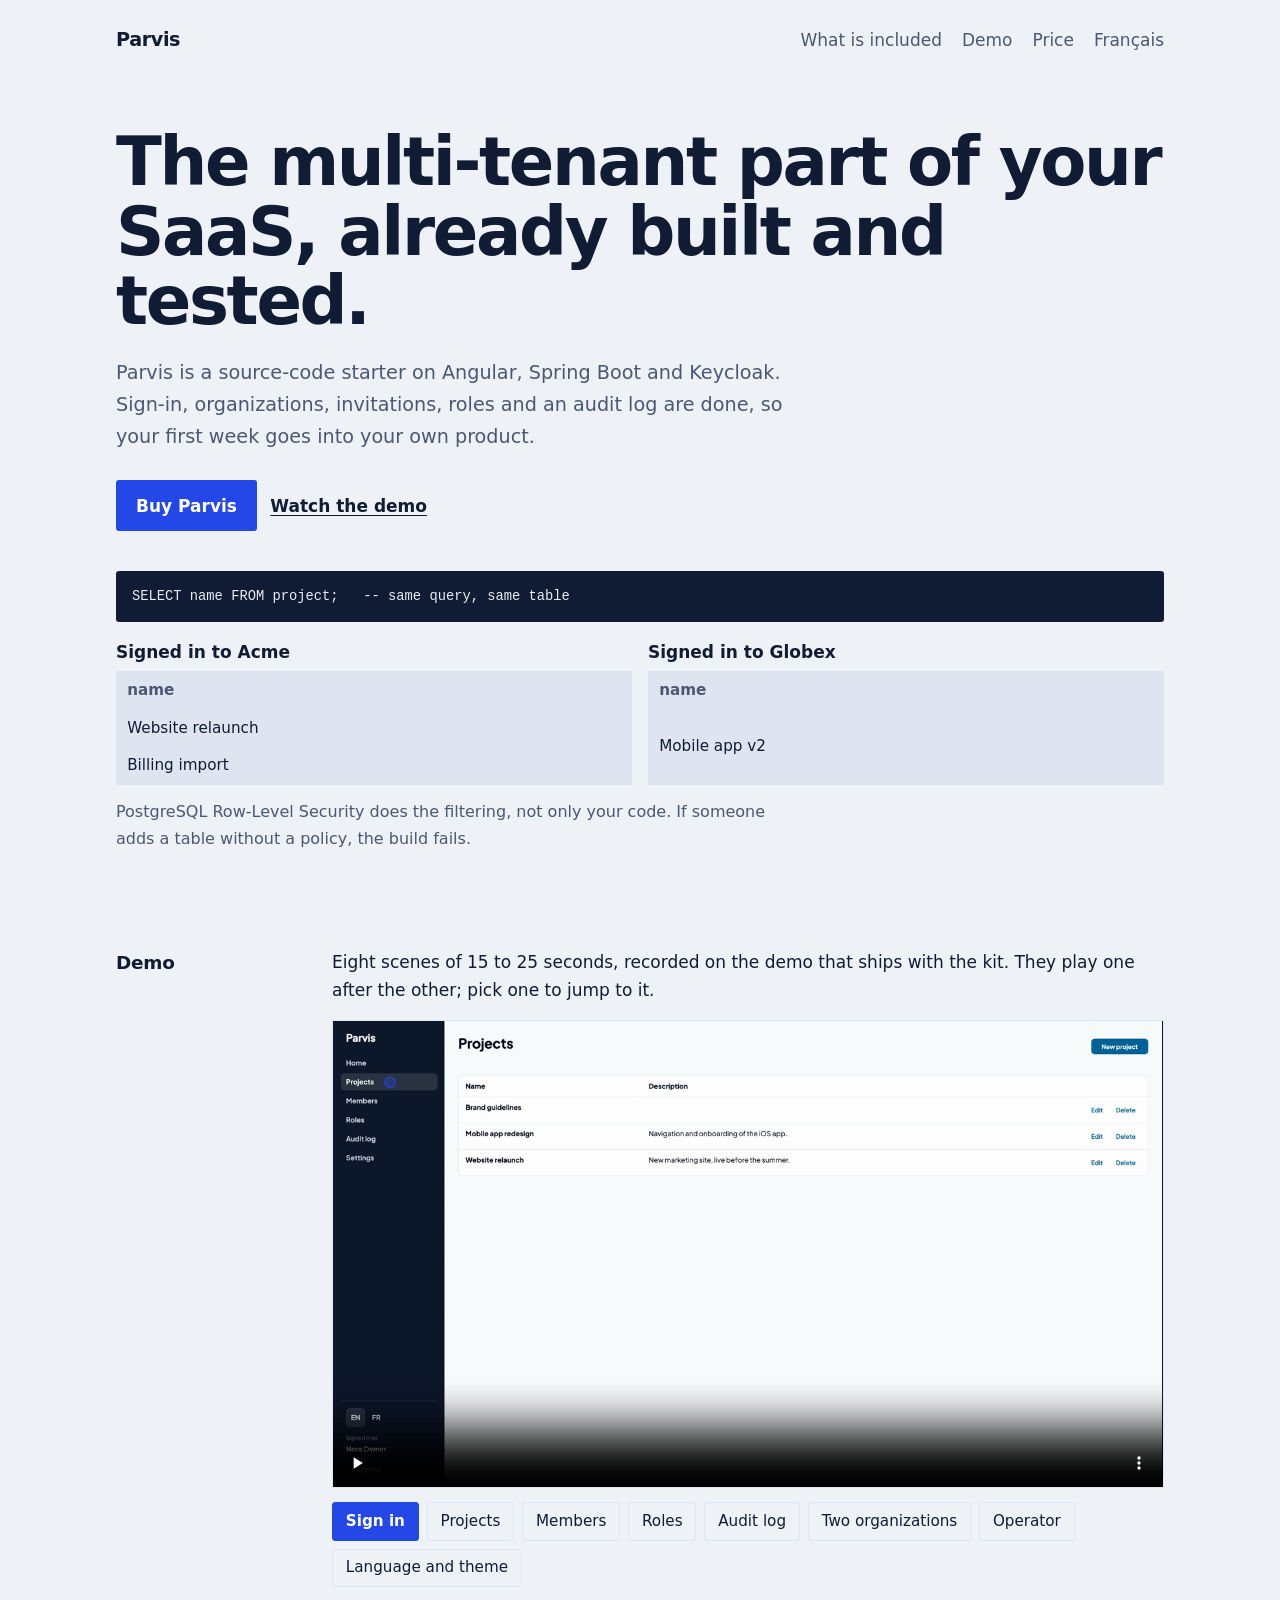
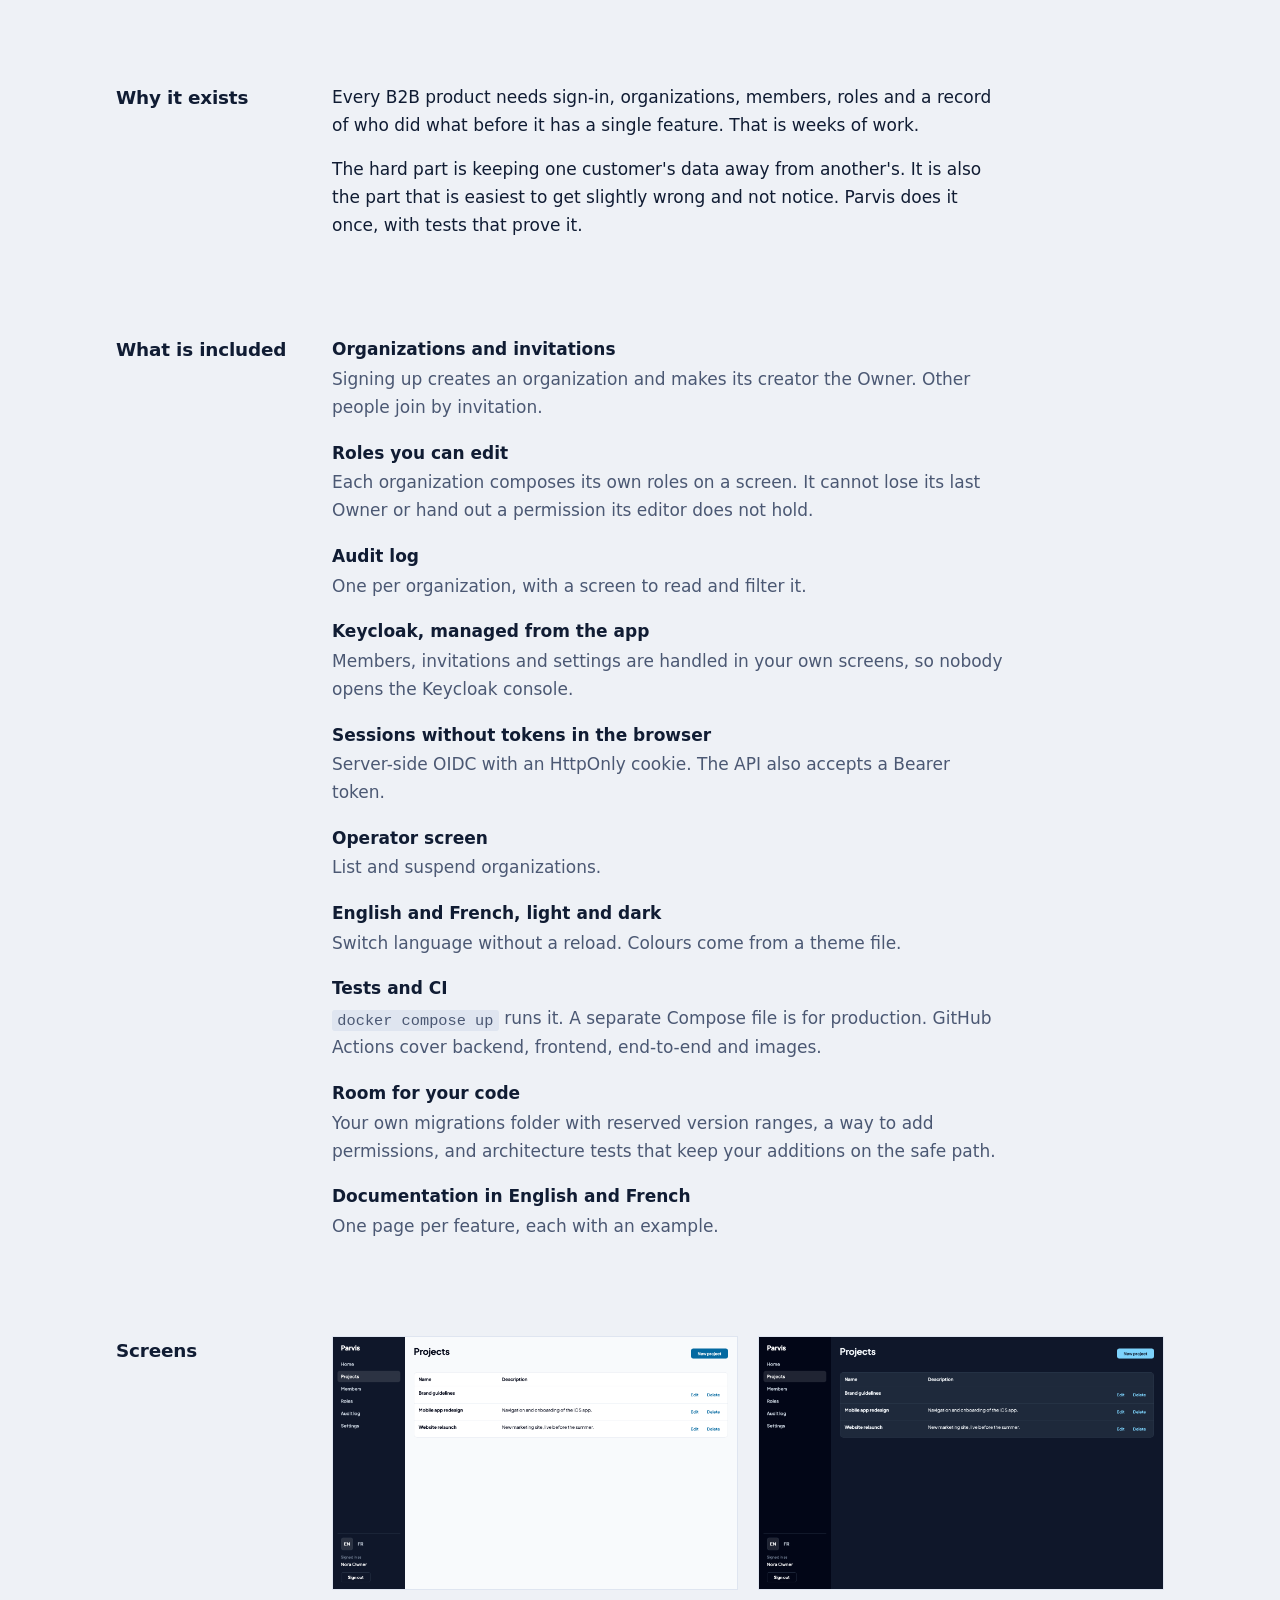
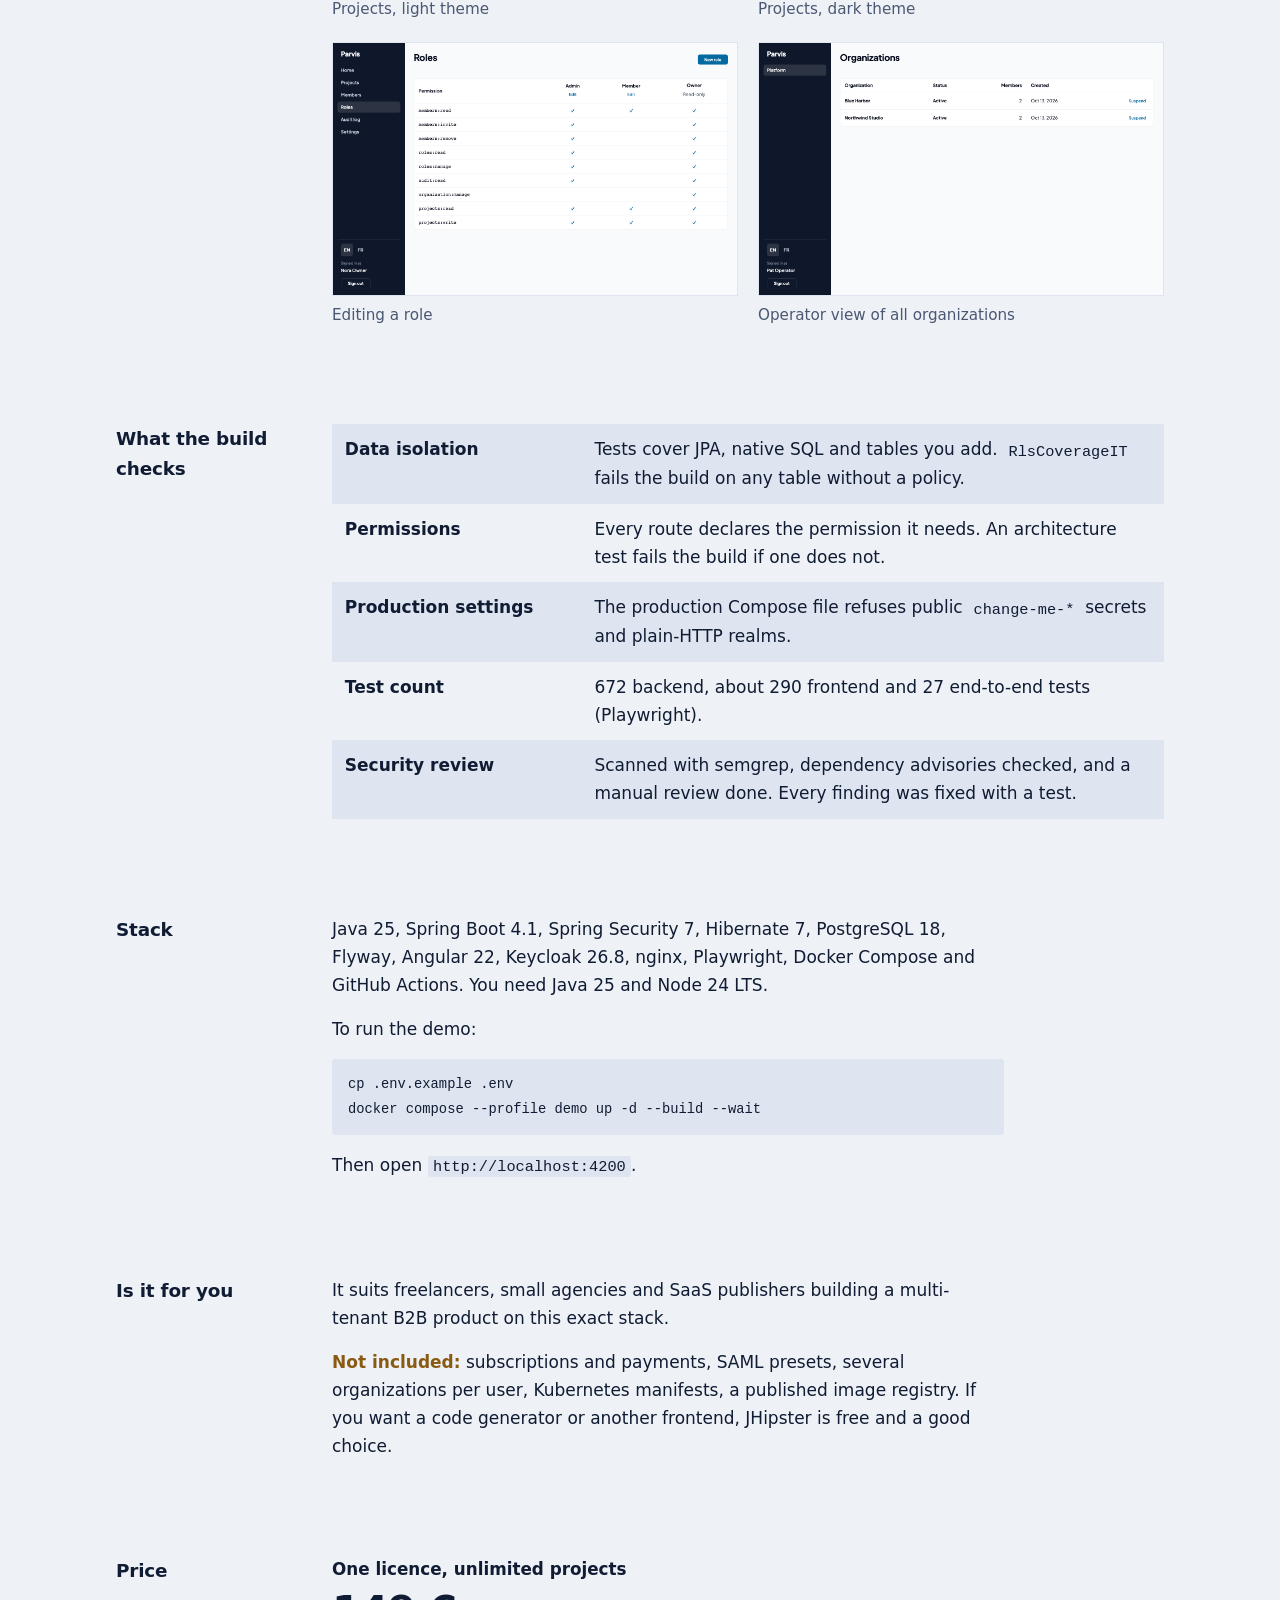
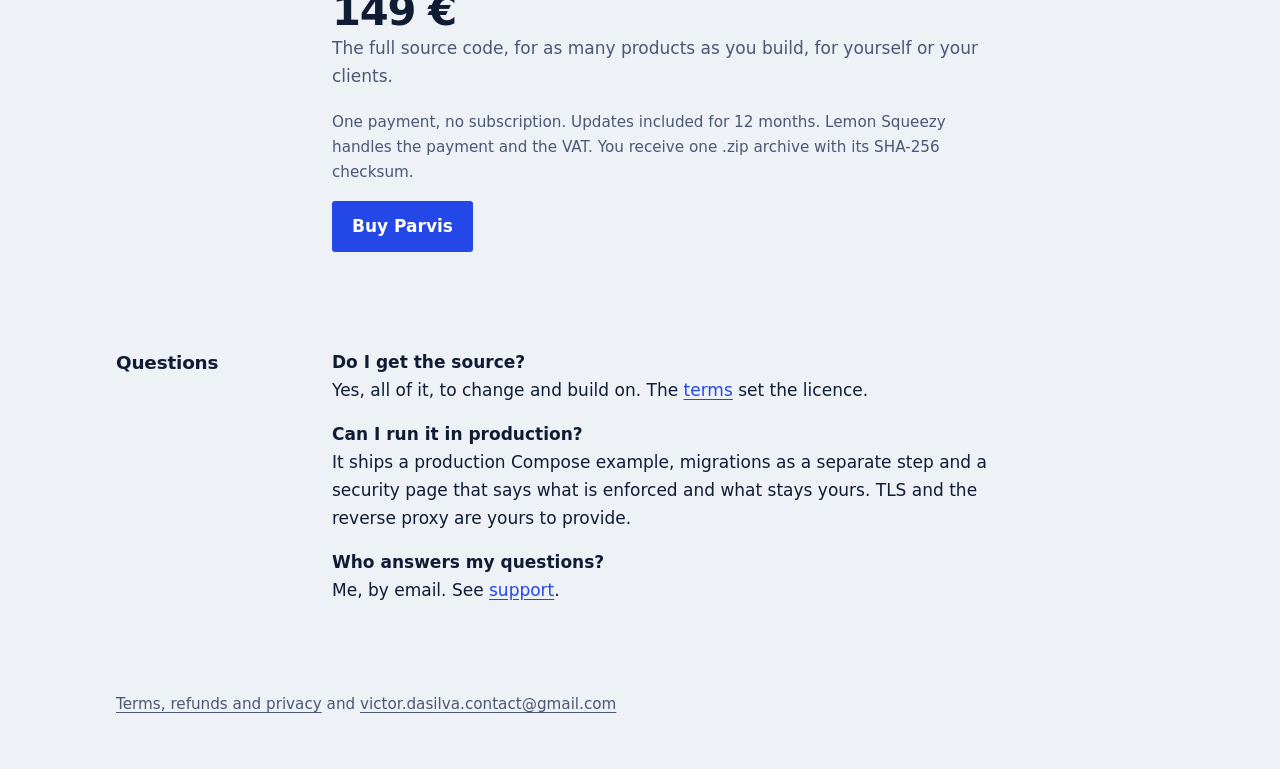
<file: index.html>
<!doctype html>
<html lang="en">
<head>
<meta charset="utf-8">
<meta name="viewport" content="width=device-width, initial-scale=1">
<title>Parvis, a multi-tenant SaaS starter</title>
<meta name="description" content="Angular, Spring Boot and Keycloak starter with organizations, editable roles and an audit log, already wired and tested.">
<link rel="icon" href="favicon.svg" type="image/svg+xml">
<link rel="stylesheet" href="style.css">
</head>
<body>
<div class="page">
  <header class="top">
    <a class="brand" href="index.html">Parvis</a>
    <nav><a href="#included">What is included</a><a href="#demo">Demo</a><a href="#price">Price</a><a href="fr.html" hreflang="fr" lang="fr">Français</a></nav>
  </header>

  <main>
    <div class="hero">
      <h1>The multi-tenant part of your SaaS, already built and tested.</h1>
      <p>Parvis is a source-code starter on Angular, Spring Boot and Keycloak. Sign-in, organizations, invitations, roles and an audit log are done, so your first week goes into your own product.</p>
      <a class="btn" href="https://victor-store.lemonsqueezy.com/checkout/buy/6293aa83-1ba6-4c6f-8490-43995350f94e">Buy Parvis</a>
      <a class="btn plain" href="#demo">Watch the demo</a>

      <div class="demo">
        <pre><code>SELECT name FROM project;   -- same query, same table</code></pre>
        <div class="pair">
          <table>
            <caption>Signed in to Acme</caption>
            <thead><tr><th>name</th></tr></thead>
            <tbody><tr><td>Website relaunch</td></tr><tr><td>Billing import</td></tr></tbody>
          </table>
          <table>
            <caption>Signed in to Globex</caption>
            <thead><tr><th>name</th></tr></thead>
            <tbody><tr><td>Mobile app v2</td></tr></tbody>
          </table>
        </div>
        <p class="cap">PostgreSQL Row-Level Security does the filtering, not only your code. If someone adds a table without a policy, the build fails.</p>
      </div>
    </div>

    <section class="row" id="demo">
      <h2>Demo</h2>
      <div class="body wide player">
        <p>Eight scenes of 15 to 25 seconds, recorded on the demo that ships with the kit. They play one after the other; pick one to jump to it.</p>
        <video id="demo-video" controls muted playsinline preload="metadata" poster="assets/demo-poster.png" src="videos/01-sign-in.webm">Your browser cannot play the video: open a scene from the list below.</video>
        <ol class="chapters" aria-label="Demo scenes"><li><a href="videos/01-sign-in.webm" data-src="videos/01-sign-in.webm" aria-current="true">Sign in</a></li><li><a href="videos/02-projects.webm" data-src="videos/02-projects.webm">Projects</a></li><li><a href="videos/03-members.webm" data-src="videos/03-members.webm">Members</a></li><li><a href="videos/04-roles.webm" data-src="videos/04-roles.webm">Roles</a></li><li><a href="videos/05-audit-log.webm" data-src="videos/05-audit-log.webm">Audit log</a></li><li><a href="videos/06-isolation.webm" data-src="videos/06-isolation.webm">Two organizations</a></li><li><a href="videos/07-operator.webm" data-src="videos/07-operator.webm">Operator</a></li><li><a href="videos/08-language-and-theme.webm" data-src="videos/08-language-and-theme.webm">Language and theme</a></li></ol>
      </div>
    </section>
    <script>
      (function () {
        var video = document.getElementById('demo-video');
        var links = Array.prototype.slice.call(document.querySelectorAll('.chapters a'));
        function play(i, autoplay) {
          links.forEach(function (a, j) { if (j === i) a.setAttribute('aria-current', 'true'); else a.removeAttribute('aria-current'); });
          video.src = links[i].getAttribute('data-src');
          if (autoplay) video.play();
        }
        links.forEach(function (a, i) { a.addEventListener('click', function (e) { e.preventDefault(); play(i, true); }); });
        video.addEventListener('ended', function () {
          var i = links.findIndex(function (a) { return a.getAttribute('aria-current') === 'true'; });
          if (i < links.length - 1) play(i + 1, true);
        });
      })();
    </script>

    <section class="row" id="why">
      <h2>Why it exists</h2>
      <div class="body">
        <p>Every B2B product needs sign-in, organizations, members, roles and a record of who did what before it has a single feature. That is weeks of work.</p>
        <p>The hard part is keeping one customer's data away from another's. It is also the part that is easiest to get slightly wrong and not notice. Parvis does it once, with tests that prove it.</p>
      </div>
    </section>

    <section class="row" id="included">
      <h2>What is included</h2>
      <div class="body">
        <dl class="features">
          <div><dt>Organizations and invitations</dt><dd>Signing up creates an organization and makes its creator the Owner. Other people join by invitation.</dd></div>
          <div><dt>Roles you can edit</dt><dd>Each organization composes its own roles on a screen. It cannot lose its last Owner or hand out a permission its editor does not hold.</dd></div>
          <div><dt>Audit log</dt><dd>One per organization, with a screen to read and filter it.</dd></div>
          <div><dt>Keycloak, managed from the app</dt><dd>Members, invitations and settings are handled in your own screens, so nobody opens the Keycloak console.</dd></div>
          <div><dt>Sessions without tokens in the browser</dt><dd>Server-side OIDC with an HttpOnly cookie. The API also accepts a Bearer token.</dd></div>
          <div><dt>Operator screen</dt><dd>List and suspend organizations.</dd></div>
          <div><dt>English and French, light and dark</dt><dd>Switch language without a reload. Colours come from a theme file.</dd></div>
          <div><dt>Tests and CI</dt><dd><code>docker compose up</code> runs it. A separate Compose file is for production. GitHub Actions cover backend, frontend, end-to-end and images.</dd></div>
          <div><dt>Room for your code</dt><dd>Your own migrations folder with reserved version ranges, a way to add permissions, and architecture tests that keep your additions on the safe path.</dd></div>
          <div><dt>Documentation in English and French</dt><dd>One page per feature, each with an example.</dd></div>
        </dl>
      </div>
    </section>

    <section class="row" id="screens">
      <h2>Screens</h2>
      <div class="body wide">
        <div class="shots">
          <figure><img src="assets/projects.png" alt="Projects list, light theme" loading="lazy" width="1440" height="900"><figcaption>Projects, light theme</figcaption></figure>
          <figure><img src="assets/projects-dark.png" alt="Projects list, dark theme" loading="lazy" width="1440" height="900"><figcaption>Projects, dark theme</figcaption></figure>
          <figure><img src="assets/roles.png" alt="Role editing screen" loading="lazy" width="1440" height="900"><figcaption>Editing a role</figcaption></figure>
          <figure><img src="assets/operator.png" alt="Operator screen listing organizations" loading="lazy" width="1440" height="900"><figcaption>Operator view of all organizations</figcaption></figure>
        </div>
      </div>
    </section>

    <section class="row" id="checked">
      <h2>What the build checks</h2>
      <div class="body wide">
        <table class="facts">
          <tbody>
            <tr><th scope="row">Data isolation</th><td>Tests cover JPA, native SQL and tables you add. <code>RlsCoverageIT</code> fails the build on any table without a policy.</td></tr>
            <tr><th scope="row">Permissions</th><td>Every route declares the permission it needs. An architecture test fails the build if one does not.</td></tr>
            <tr><th scope="row">Production settings</th><td>The production Compose file refuses public <code>change-me-*</code> secrets and plain-HTTP realms.</td></tr>
            <tr><th scope="row">Test count</th><td>672 backend, about 290 frontend and 27 end-to-end tests (Playwright).</td></tr>
            <tr><th scope="row">Security review</th><td>Scanned with semgrep, dependency advisories checked, and a manual review done. Every finding was fixed with a test.</td></tr>
          </tbody>
        </table>
      </div>
    </section>

    <section class="row" id="stack">
      <h2>Stack</h2>
      <div class="body">
        <p>Java 25, Spring Boot 4.1, Spring Security 7, Hibernate 7, PostgreSQL 18, Flyway, Angular 22, Keycloak 26.8, nginx, Playwright, Docker Compose and GitHub Actions. You need Java 25 and Node 24 LTS.</p>
        <p>To run the demo:</p>
        <pre><code>cp .env.example .env
docker compose --profile demo up -d --build --wait</code></pre>
        <p>Then open <code>http://localhost:4200</code>.</p>
      </div>
    </section>

    <section class="row" id="fit">
      <h2>Is it for you</h2>
      <div class="body">
        <p>It suits freelancers, small agencies and SaaS publishers building a multi-tenant B2B product on this exact stack.</p>
        <p><span class="not">Not included:</span> subscriptions and payments, SAML presets, several organizations per user, Kubernetes manifests, a published image registry. If you want a code generator or another frontend, JHipster is free and a good choice.</p>
      </div>
    </section>

    <section class="row" id="price">
      <h2>Price</h2>
      <div class="body">
        <div class="plans" style="grid-template-columns:1fr">
          <div><h3>One licence, unlimited projects</h3><div class="price">149 €</div><p>The full source code, for as many products as you build, for yourself or your clients.</p></div>
        </div>
        <p class="small">One payment, no subscription. Updates included for 12 months. Lemon Squeezy handles the payment and the VAT. You receive one .zip archive with its SHA-256 checksum.</p>
        <p><a class="btn" href="https://victor-store.lemonsqueezy.com/checkout/buy/6293aa83-1ba6-4c6f-8490-43995350f94e">Buy Parvis</a></p>
      </div>
    </section>

    <section class="row" id="faq">
      <h2>Questions</h2>
      <div class="body">
        <p><strong>Do I get the source?</strong><br>Yes, all of it, to change and build on. The <a href="legal.html#terms">terms</a> set the licence.</p>
        <p><strong>Can I run it in production?</strong><br>It ships a production Compose example, migrations as a separate step and a security page that says what is enforced and what stays yours. TLS and the reverse proxy are yours to provide.</p>
        <p><strong>Who answers my questions?</strong><br>Me, by email. See <a href="legal.html#support">support</a>.</p>
      </div>
    </section>
  </main>

  <footer class="foot">
    <a href="legal.html">Terms, refunds and privacy</a> and <a href="mailto:victor.dasilva.contact@gmail.com">victor.dasilva.contact@gmail.com</a>
  </footer>
</div>
</body>
</html>
</file>
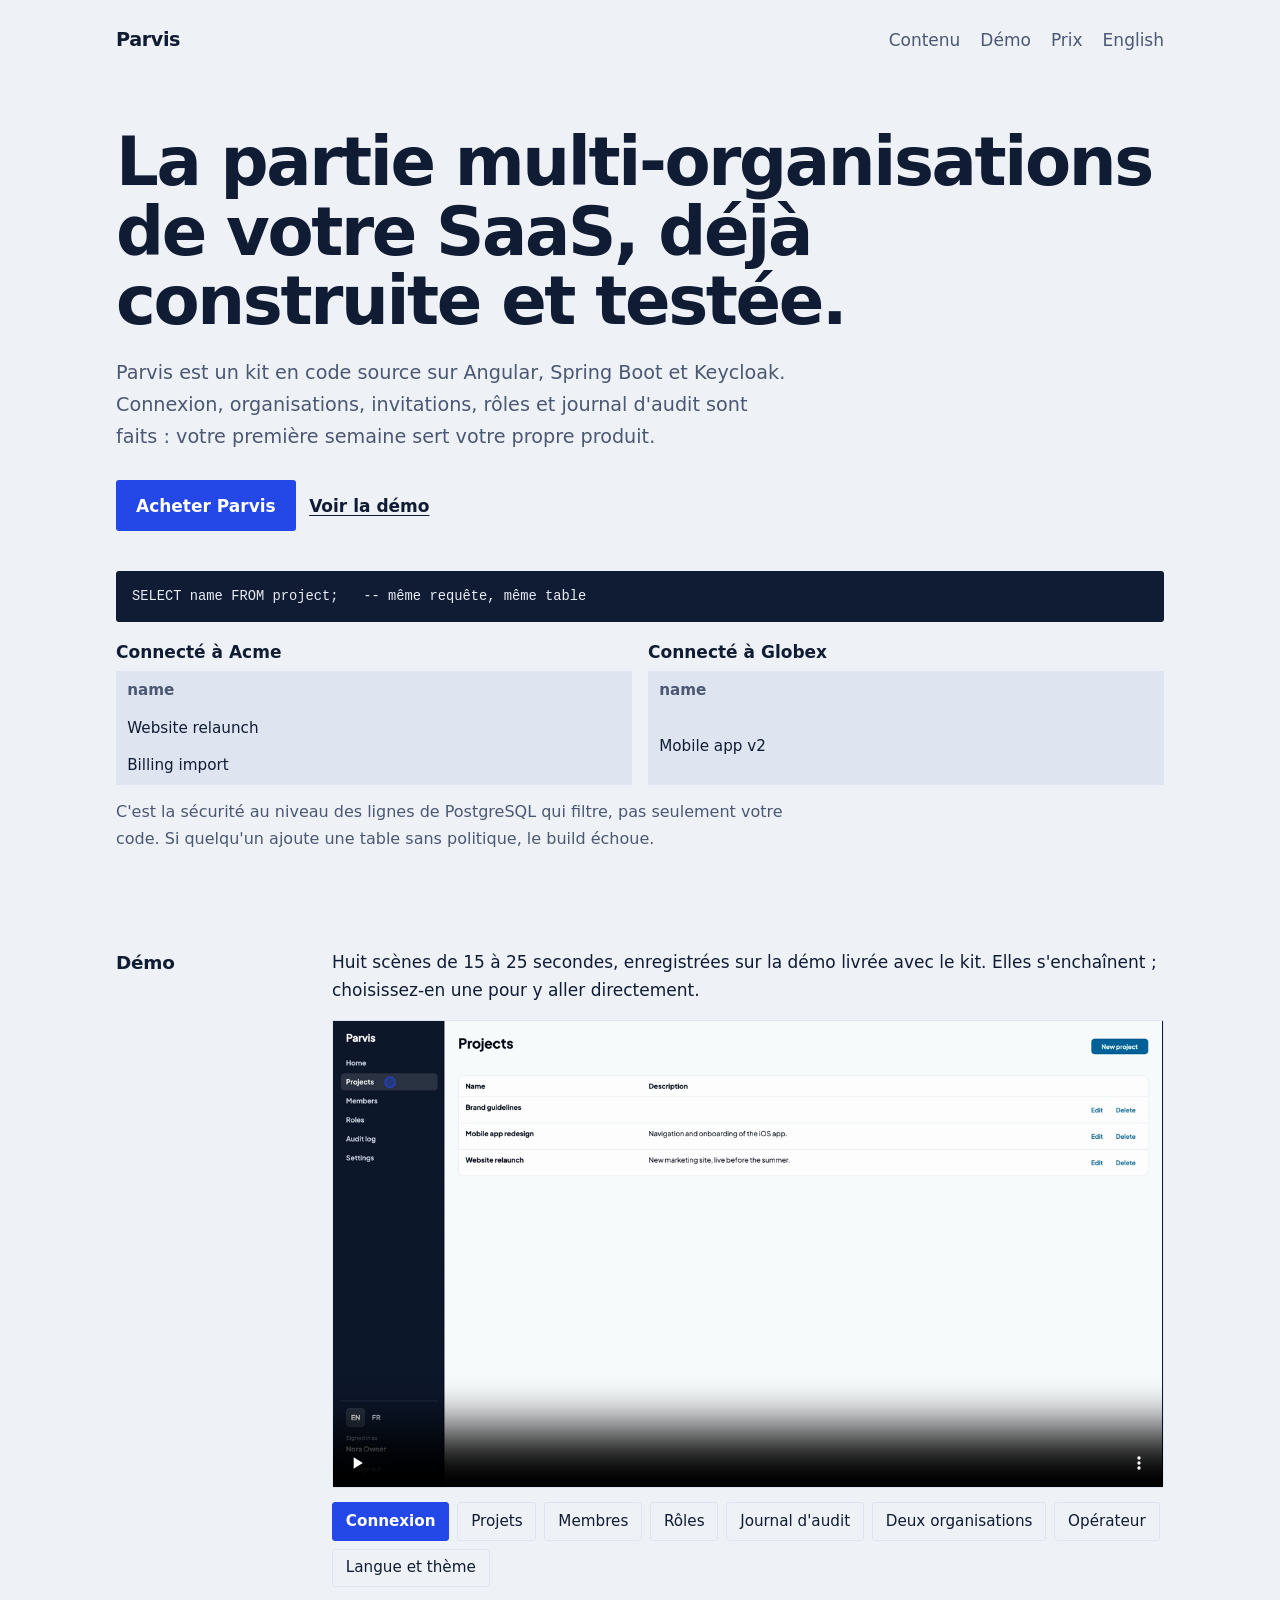
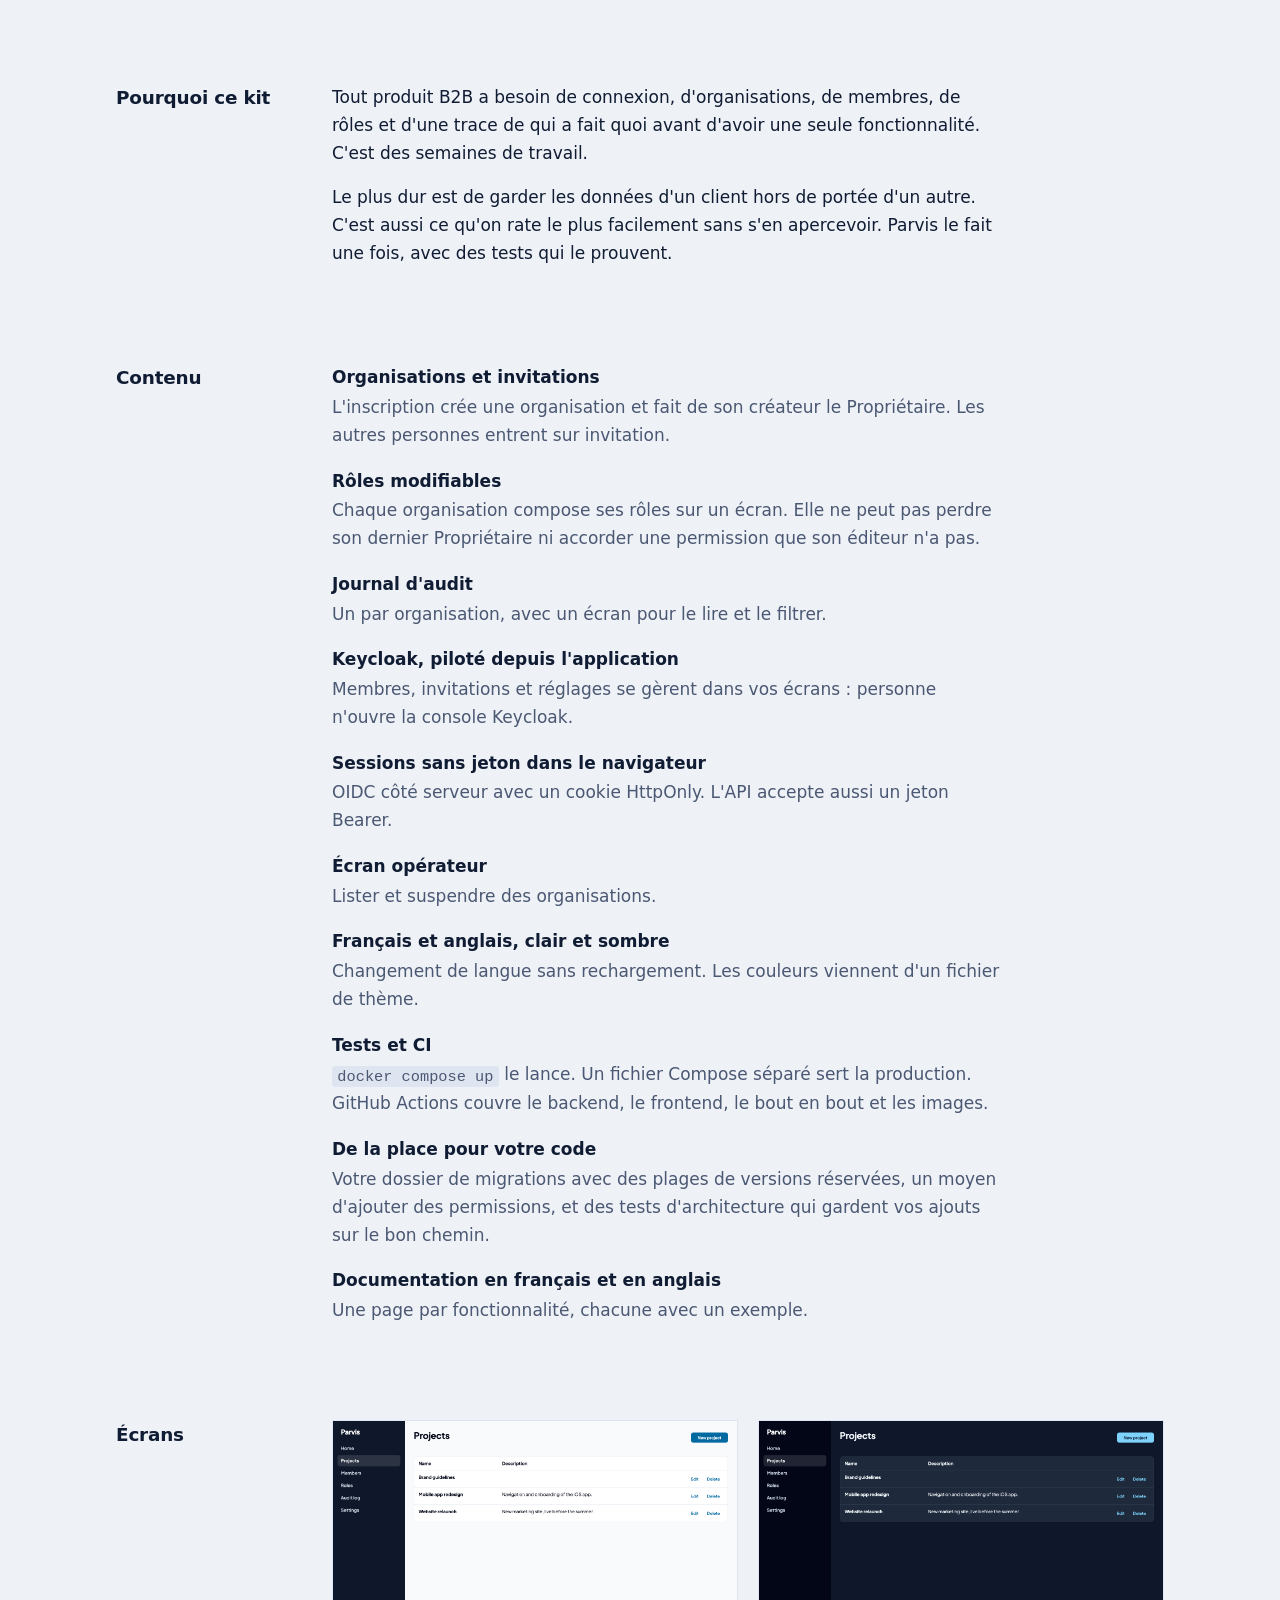
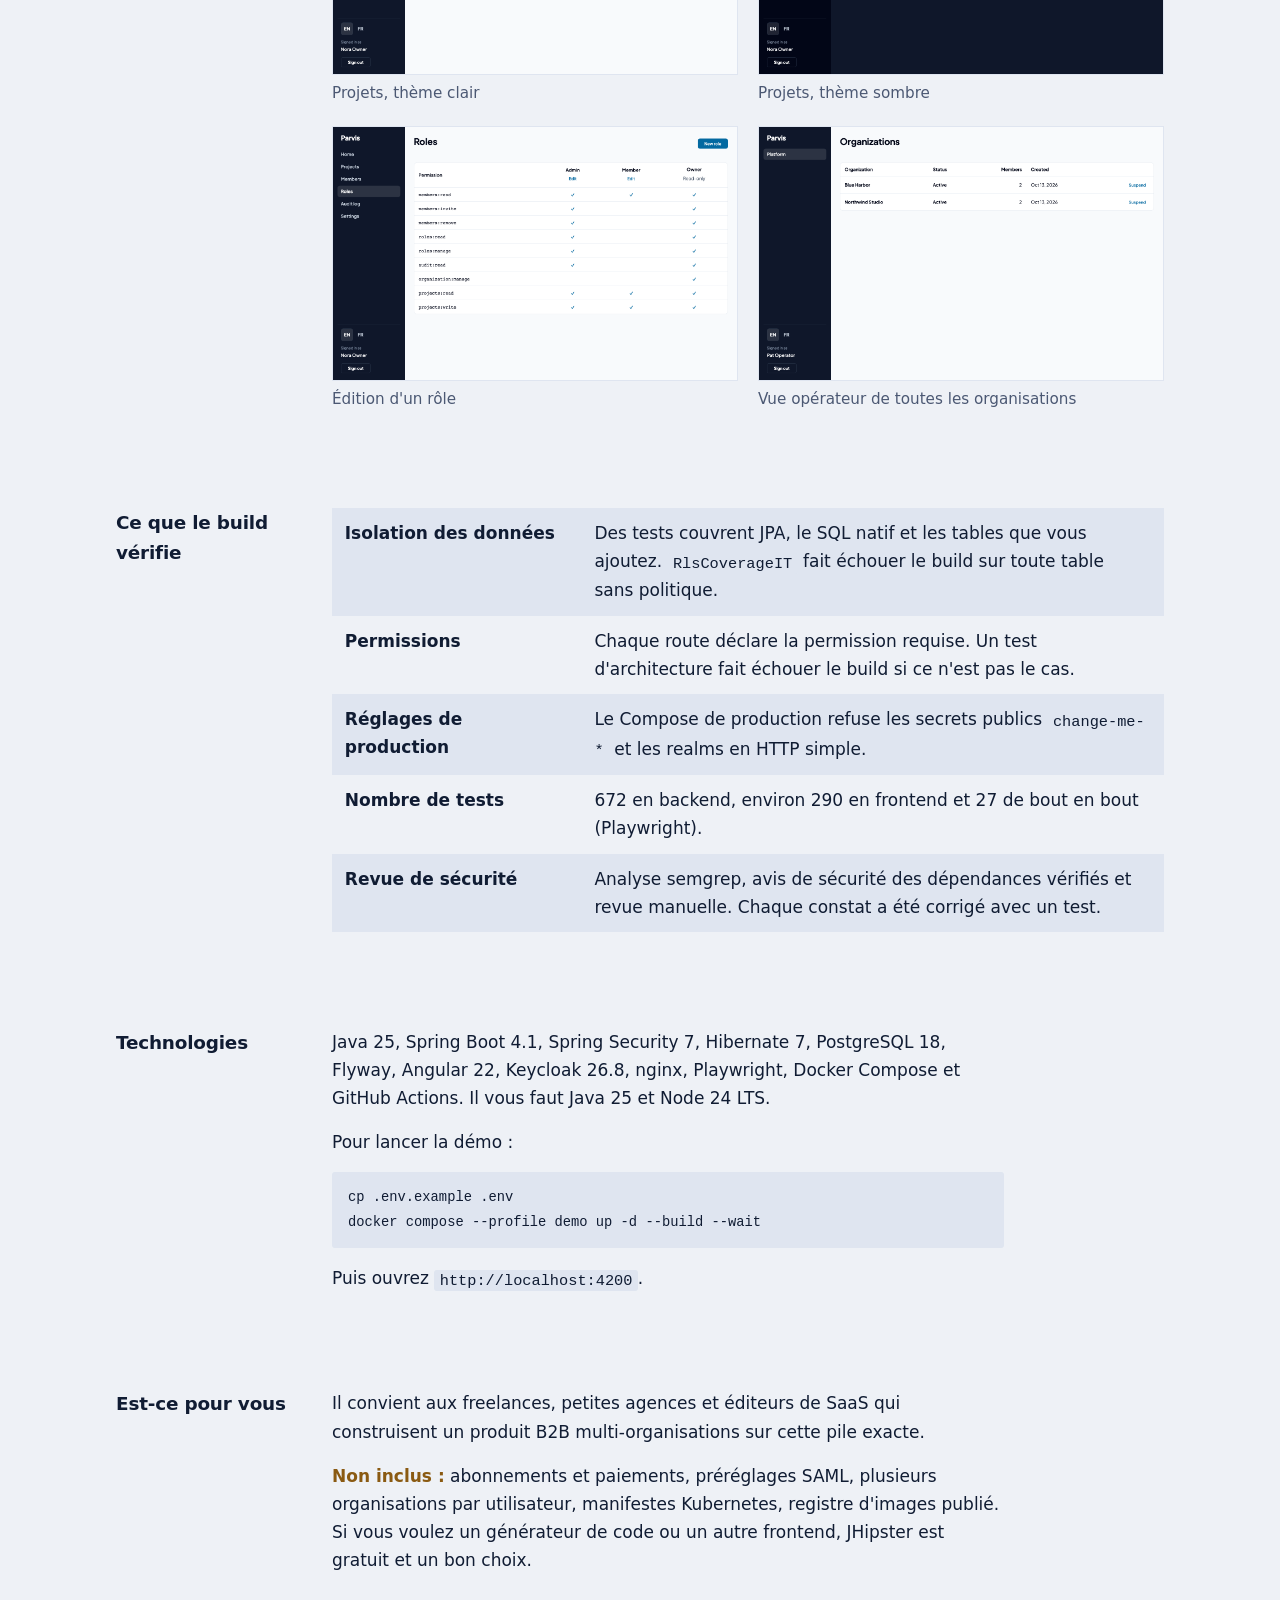
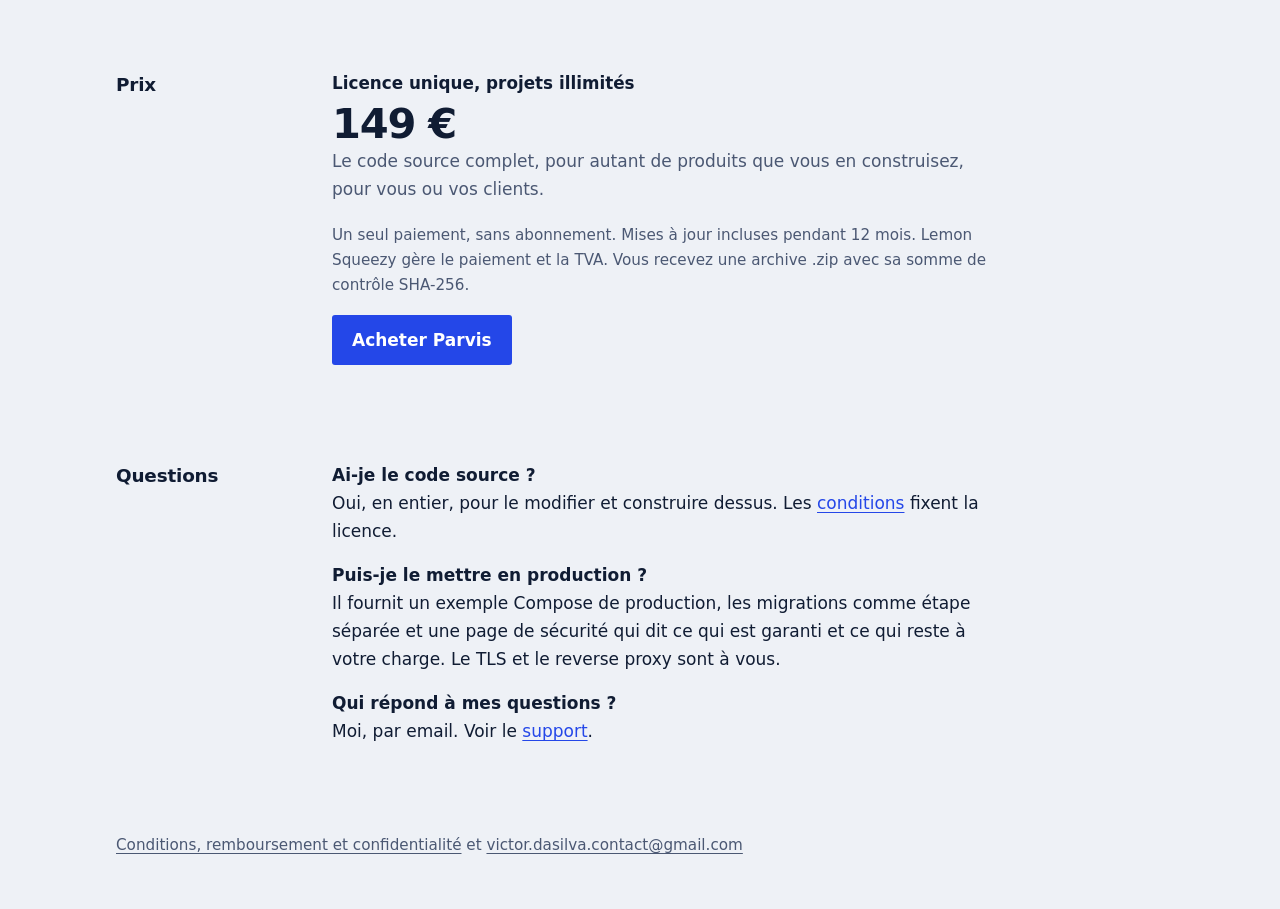
<file: fr.html>
<!doctype html>
<html lang="fr">
<head>
<meta charset="utf-8">
<meta name="viewport" content="width=device-width, initial-scale=1">
<title>Parvis, un kit SaaS multi-organisations</title>
<meta name="description" content="Kit Angular, Spring Boot et Keycloak avec organisations, rôles modifiables et journal d'audit, déjà câblés et testés.">
<link rel="icon" href="favicon.svg" type="image/svg+xml">
<link rel="stylesheet" href="style.css">
</head>
<body>
<div class="page">
  <header class="top">
    <a class="brand" href="fr.html">Parvis</a>
    <nav><a href="#included">Contenu</a><a href="#demo">Démo</a><a href="#price">Prix</a><a href="index.html" hreflang="en" lang="en">English</a></nav>
  </header>

  <main>
    <div class="hero">
      <h1>La partie multi-organisations de votre SaaS, déjà construite et testée.</h1>
      <p>Parvis est un kit en code source sur Angular, Spring Boot et Keycloak. Connexion, organisations, invitations, rôles et journal d'audit sont faits : votre première semaine sert votre propre produit.</p>
      <a class="btn" href="https://victor-store.lemonsqueezy.com/checkout/buy/6293aa83-1ba6-4c6f-8490-43995350f94e">Acheter Parvis</a>
      <a class="btn plain" href="#demo">Voir la démo</a>

      <div class="demo">
        <pre><code>SELECT name FROM project;   -- même requête, même table</code></pre>
        <div class="pair">
          <table>
            <caption>Connecté à Acme</caption>
            <thead><tr><th>name</th></tr></thead>
            <tbody><tr><td>Website relaunch</td></tr><tr><td>Billing import</td></tr></tbody>
          </table>
          <table>
            <caption>Connecté à Globex</caption>
            <thead><tr><th>name</th></tr></thead>
            <tbody><tr><td>Mobile app v2</td></tr></tbody>
          </table>
        </div>
        <p class="cap">C'est la sécurité au niveau des lignes de PostgreSQL qui filtre, pas seulement votre code. Si quelqu'un ajoute une table sans politique, le build échoue.</p>
      </div>
    </div>

    <section class="row" id="demo">
      <h2>Démo</h2>
      <div class="body wide player">
        <p>Huit scènes de 15 à 25 secondes, enregistrées sur la démo livrée avec le kit. Elles s'enchaînent ; choisissez-en une pour y aller directement.</p>
        <video id="demo-video" controls muted playsinline preload="metadata" poster="assets/demo-poster.png" src="videos/01-sign-in.webm">Votre navigateur ne lit pas la vidéo : ouvrez une scène dans la liste ci-dessous.</video>
        <ol class="chapters" aria-label="Scènes de la démo"><li><a href="videos/01-sign-in.webm" data-src="videos/01-sign-in.webm" aria-current="true">Connexion</a></li><li><a href="videos/02-projects.webm" data-src="videos/02-projects.webm">Projets</a></li><li><a href="videos/03-members.webm" data-src="videos/03-members.webm">Membres</a></li><li><a href="videos/04-roles.webm" data-src="videos/04-roles.webm">Rôles</a></li><li><a href="videos/05-audit-log.webm" data-src="videos/05-audit-log.webm">Journal d'audit</a></li><li><a href="videos/06-isolation.webm" data-src="videos/06-isolation.webm">Deux organisations</a></li><li><a href="videos/07-operator.webm" data-src="videos/07-operator.webm">Opérateur</a></li><li><a href="videos/08-language-and-theme.webm" data-src="videos/08-language-and-theme.webm">Langue et thème</a></li></ol>
      </div>
    </section>
    <script>
      (function () {
        var video = document.getElementById('demo-video');
        var links = Array.prototype.slice.call(document.querySelectorAll('.chapters a'));
        function play(i, autoplay) {
          links.forEach(function (a, j) { if (j === i) a.setAttribute('aria-current', 'true'); else a.removeAttribute('aria-current'); });
          video.src = links[i].getAttribute('data-src');
          if (autoplay) video.play();
        }
        links.forEach(function (a, i) { a.addEventListener('click', function (e) { e.preventDefault(); play(i, true); }); });
        video.addEventListener('ended', function () {
          var i = links.findIndex(function (a) { return a.getAttribute('aria-current') === 'true'; });
          if (i < links.length - 1) play(i + 1, true);
        });
      })();
    </script>

    <section class="row" id="why">
      <h2>Pourquoi ce kit</h2>
      <div class="body">
        <p>Tout produit B2B a besoin de connexion, d'organisations, de membres, de rôles et d'une trace de qui a fait quoi avant d'avoir une seule fonctionnalité. C'est des semaines de travail.</p>
        <p>Le plus dur est de garder les données d'un client hors de portée d'un autre. C'est aussi ce qu'on rate le plus facilement sans s'en apercevoir. Parvis le fait une fois, avec des tests qui le prouvent.</p>
      </div>
    </section>

    <section class="row" id="included">
      <h2>Contenu</h2>
      <div class="body">
        <dl class="features">
          <div><dt>Organisations et invitations</dt><dd>L'inscription crée une organisation et fait de son créateur le Propriétaire. Les autres personnes entrent sur invitation.</dd></div>
          <div><dt>Rôles modifiables</dt><dd>Chaque organisation compose ses rôles sur un écran. Elle ne peut pas perdre son dernier Propriétaire ni accorder une permission que son éditeur n'a pas.</dd></div>
          <div><dt>Journal d'audit</dt><dd>Un par organisation, avec un écran pour le lire et le filtrer.</dd></div>
          <div><dt>Keycloak, piloté depuis l'application</dt><dd>Membres, invitations et réglages se gèrent dans vos écrans : personne n'ouvre la console Keycloak.</dd></div>
          <div><dt>Sessions sans jeton dans le navigateur</dt><dd>OIDC côté serveur avec un cookie HttpOnly. L'API accepte aussi un jeton Bearer.</dd></div>
          <div><dt>Écran opérateur</dt><dd>Lister et suspendre des organisations.</dd></div>
          <div><dt>Français et anglais, clair et sombre</dt><dd>Changement de langue sans rechargement. Les couleurs viennent d'un fichier de thème.</dd></div>
          <div><dt>Tests et CI</dt><dd><code>docker compose up</code> le lance. Un fichier Compose séparé sert la production. GitHub Actions couvre le backend, le frontend, le bout en bout et les images.</dd></div>
          <div><dt>De la place pour votre code</dt><dd>Votre dossier de migrations avec des plages de versions réservées, un moyen d'ajouter des permissions, et des tests d'architecture qui gardent vos ajouts sur le bon chemin.</dd></div>
          <div><dt>Documentation en français et en anglais</dt><dd>Une page par fonctionnalité, chacune avec un exemple.</dd></div>
        </dl>
      </div>
    </section>

    <section class="row" id="screens">
      <h2>Écrans</h2>
      <div class="body wide">
        <div class="shots">
          <figure><img src="assets/projects.png" alt="Liste des projets, thème clair" loading="lazy" width="1440" height="900"><figcaption>Projets, thème clair</figcaption></figure>
          <figure><img src="assets/projects-dark.png" alt="Liste des projets, thème sombre" loading="lazy" width="1440" height="900"><figcaption>Projets, thème sombre</figcaption></figure>
          <figure><img src="assets/roles.png" alt="Écran d'édition d'un rôle" loading="lazy" width="1440" height="900"><figcaption>Édition d'un rôle</figcaption></figure>
          <figure><img src="assets/operator.png" alt="Écran opérateur listant les organisations" loading="lazy" width="1440" height="900"><figcaption>Vue opérateur de toutes les organisations</figcaption></figure>
        </div>
      </div>
    </section>

    <section class="row" id="checked">
      <h2>Ce que le build vérifie</h2>
      <div class="body wide">
        <table class="facts">
          <tbody>
            <tr><th scope="row">Isolation des données</th><td>Des tests couvrent JPA, le SQL natif et les tables que vous ajoutez. <code>RlsCoverageIT</code> fait échouer le build sur toute table sans politique.</td></tr>
            <tr><th scope="row">Permissions</th><td>Chaque route déclare la permission requise. Un test d'architecture fait échouer le build si ce n'est pas le cas.</td></tr>
            <tr><th scope="row">Réglages de production</th><td>Le Compose de production refuse les secrets publics <code>change-me-*</code> et les realms en HTTP simple.</td></tr>
            <tr><th scope="row">Nombre de tests</th><td>672 en backend, environ 290 en frontend et 27 de bout en bout (Playwright).</td></tr>
            <tr><th scope="row">Revue de sécurité</th><td>Analyse semgrep, avis de sécurité des dépendances vérifiés et revue manuelle. Chaque constat a été corrigé avec un test.</td></tr>
          </tbody>
        </table>
      </div>
    </section>

    <section class="row" id="stack">
      <h2>Technologies</h2>
      <div class="body">
        <p>Java 25, Spring Boot 4.1, Spring Security 7, Hibernate 7, PostgreSQL 18, Flyway, Angular 22, Keycloak 26.8, nginx, Playwright, Docker Compose et GitHub Actions. Il vous faut Java 25 et Node 24 LTS.</p>
        <p>Pour lancer la démo :</p>
        <pre><code>cp .env.example .env
docker compose --profile demo up -d --build --wait</code></pre>
        <p>Puis ouvrez <code>http://localhost:4200</code>.</p>
      </div>
    </section>

    <section class="row" id="fit">
      <h2>Est-ce pour vous</h2>
      <div class="body">
        <p>Il convient aux freelances, petites agences et éditeurs de SaaS qui construisent un produit B2B multi-organisations sur cette pile exacte.</p>
        <p><span class="not">Non inclus :</span> abonnements et paiements, préréglages SAML, plusieurs organisations par utilisateur, manifestes Kubernetes, registre d'images publié. Si vous voulez un générateur de code ou un autre frontend, JHipster est gratuit et un bon choix.</p>
      </div>
    </section>

    <section class="row" id="price">
      <h2>Prix</h2>
      <div class="body">
        <div class="plans" style="grid-template-columns:1fr">
          <div><h3>Licence unique, projets illimités</h3><div class="price">149 €</div><p>Le code source complet, pour autant de produits que vous en construisez, pour vous ou vos clients.</p></div>
        </div>
        <p class="small">Un seul paiement, sans abonnement. Mises à jour incluses pendant 12 mois. Lemon Squeezy gère le paiement et la TVA. Vous recevez une archive .zip avec sa somme de contrôle SHA-256.</p>
        <p><a class="btn" href="https://victor-store.lemonsqueezy.com/checkout/buy/6293aa83-1ba6-4c6f-8490-43995350f94e">Acheter Parvis</a></p>
      </div>
    </section>

    <section class="row" id="faq">
      <h2>Questions</h2>
      <div class="body">
        <p><strong>Ai-je le code source ?</strong><br>Oui, en entier, pour le modifier et construire dessus. Les <a href="legal.html#terms">conditions</a> fixent la licence.</p>
        <p><strong>Puis-je le mettre en production ?</strong><br>Il fournit un exemple Compose de production, les migrations comme étape séparée et une page de sécurité qui dit ce qui est garanti et ce qui reste à votre charge. Le TLS et le reverse proxy sont à vous.</p>
        <p><strong>Qui répond à mes questions ?</strong><br>Moi, par email. Voir le <a href="legal.html#support">support</a>.</p>
      </div>
    </section>
  </main>

  <footer class="foot">
    <a href="legal.html">Conditions, remboursement et confidentialité</a> et <a href="mailto:victor.dasilva.contact@gmail.com">victor.dasilva.contact@gmail.com</a>
  </footer>
</div>
</body>
</html>
</file>
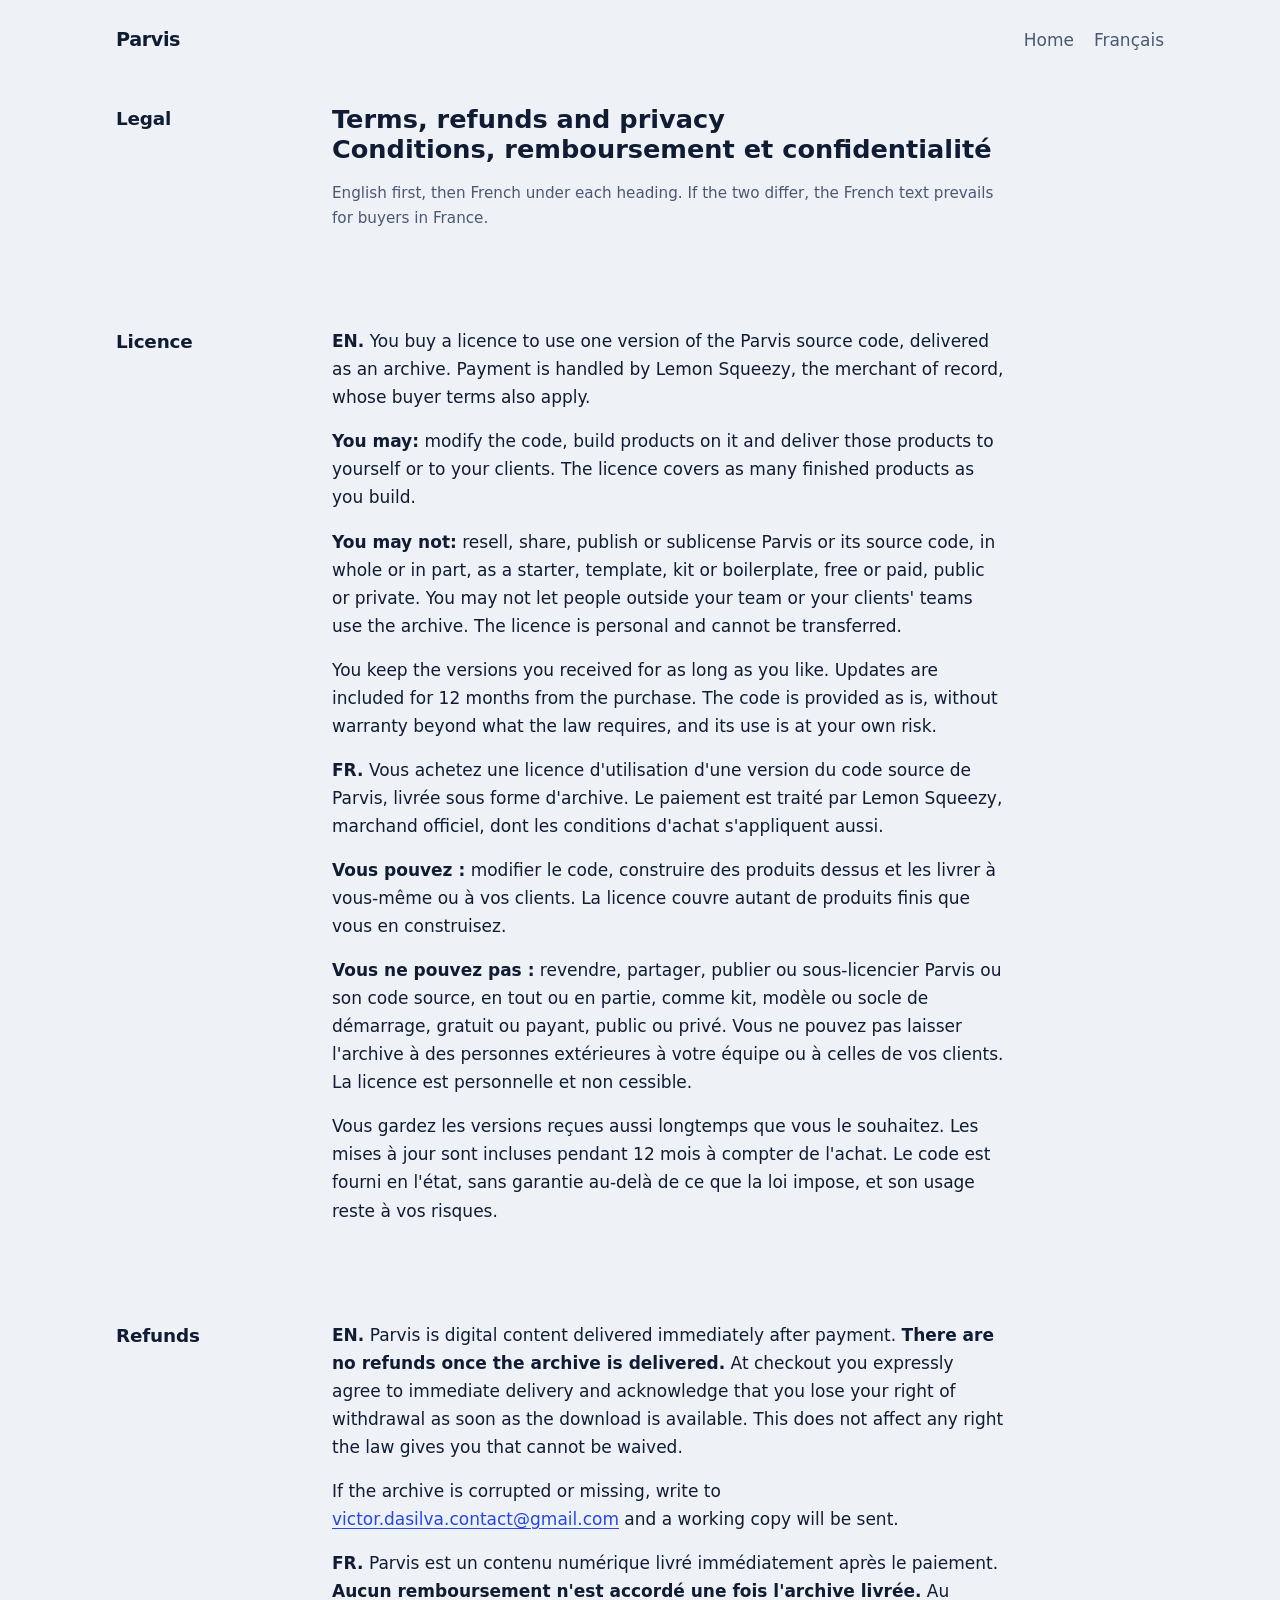
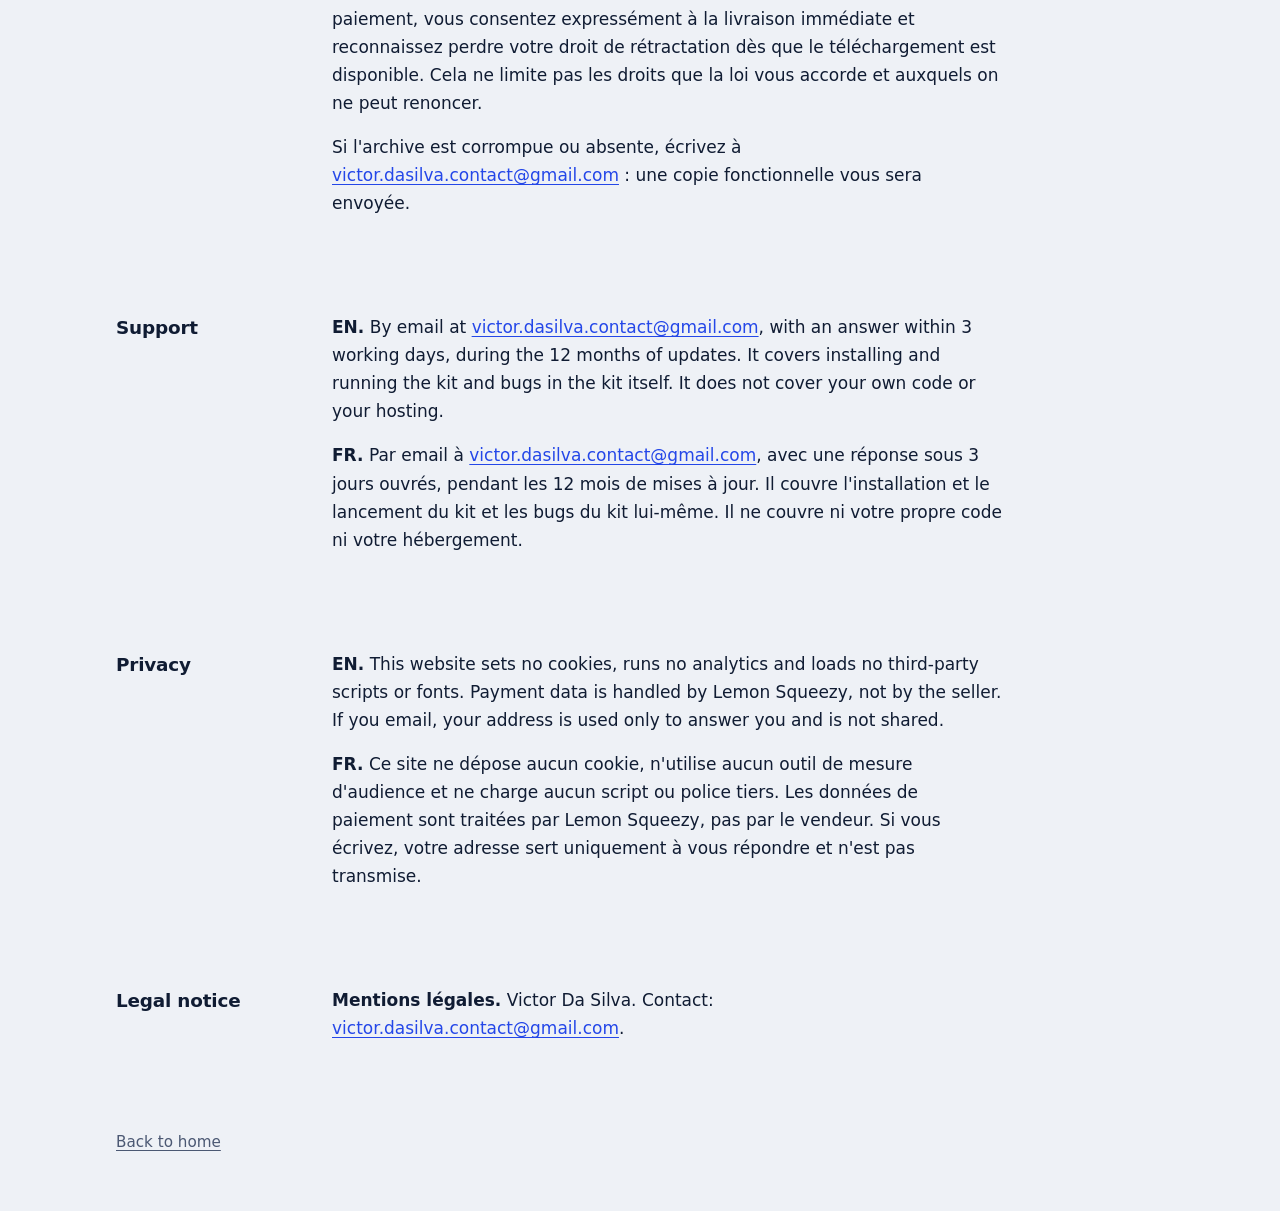
<file: legal.html>
<!doctype html>
<html lang="en">
<head>
<meta charset="utf-8">
<meta name="viewport" content="width=device-width, initial-scale=1">
<title>Parvis, terms, refunds and privacy</title>
<link rel="icon" href="favicon.svg" type="image/svg+xml">
<link rel="stylesheet" href="style.css">
</head>
<body>
<div class="page">
  <header class="top">
    <a class="brand" href="index.html">Parvis</a>
    <nav><a href="index.html">Home</a><a href="fr.html" hreflang="fr" lang="fr">Français</a></nav>
  </header>

  <section class="row">
    <h2>Legal</h2>
    <div class="body">
      <h1 style="font-size:1.6rem;line-height:1.2;margin:0 0 1rem">Terms, refunds and privacy<br>Conditions, remboursement et confidentialité</h1>
      <p class="small">English first, then French under each heading. If the two differ, the French text prevails for buyers in France.</p>
    </div>
  </section>

  <section class="row" id="terms">
    <h2>Licence</h2>
    <div class="body">
      <p><strong>EN.</strong> You buy a licence to use one version of the Parvis source code, delivered as an archive. Payment is handled by Lemon Squeezy, the merchant of record, whose buyer terms also apply.</p>
      <p><strong>You may:</strong> modify the code, build products on it and deliver those products to yourself or to your clients. The licence covers as many finished products as you build.</p>
      <p><strong>You may not:</strong> resell, share, publish or sublicense Parvis or its source code, in whole or in part, as a starter, template, kit or boilerplate, free or paid, public or private. You may not let people outside your team or your clients' teams use the archive. The licence is personal and cannot be transferred.</p>
      <p>You keep the versions you received for as long as you like. Updates are included for 12 months from the purchase. The code is provided as is, without warranty beyond what the law requires, and its use is at your own risk.</p>
      <p><strong>FR.</strong> Vous achetez une licence d'utilisation d'une version du code source de Parvis, livrée sous forme d'archive. Le paiement est traité par Lemon Squeezy, marchand officiel, dont les conditions d'achat s'appliquent aussi.</p>
      <p><strong>Vous pouvez :</strong> modifier le code, construire des produits dessus et les livrer à vous-même ou à vos clients. La licence couvre autant de produits finis que vous en construisez.</p>
      <p><strong>Vous ne pouvez pas :</strong> revendre, partager, publier ou sous-licencier Parvis ou son code source, en tout ou en partie, comme kit, modèle ou socle de démarrage, gratuit ou payant, public ou privé. Vous ne pouvez pas laisser l'archive à des personnes extérieures à votre équipe ou à celles de vos clients. La licence est personnelle et non cessible.</p>
      <p>Vous gardez les versions reçues aussi longtemps que vous le souhaitez. Les mises à jour sont incluses pendant 12 mois à compter de l'achat. Le code est fourni en l'état, sans garantie au-delà de ce que la loi impose, et son usage reste à vos risques.</p>
    </div>
  </section>

  <section class="row" id="refunds">
    <h2>Refunds</h2>
    <div class="body">
      <p><strong>EN.</strong> Parvis is digital content delivered immediately after payment. <strong>There are no refunds once the archive is delivered.</strong> At checkout you expressly agree to immediate delivery and acknowledge that you lose your right of withdrawal as soon as the download is available. This does not affect any right the law gives you that cannot be waived.</p>
      <p>If the archive is corrupted or missing, write to <a href="mailto:victor.dasilva.contact@gmail.com">victor.dasilva.contact@gmail.com</a> and a working copy will be sent.</p>
      <p><strong>FR.</strong> Parvis est un contenu numérique livré immédiatement après le paiement. <strong>Aucun remboursement n'est accordé une fois l'archive livrée.</strong> Au paiement, vous consentez expressément à la livraison immédiate et reconnaissez perdre votre droit de rétractation dès que le téléchargement est disponible. Cela ne limite pas les droits que la loi vous accorde et auxquels on ne peut renoncer.</p>
      <p>Si l'archive est corrompue ou absente, écrivez à <a href="mailto:victor.dasilva.contact@gmail.com">victor.dasilva.contact@gmail.com</a> : une copie fonctionnelle vous sera envoyée.</p>
    </div>
  </section>

  <section class="row" id="support">
    <h2>Support</h2>
    <div class="body">
      <p><strong>EN.</strong> By email at <a href="mailto:victor.dasilva.contact@gmail.com">victor.dasilva.contact@gmail.com</a>, with an answer within 3 working days, during the 12 months of updates. It covers installing and running the kit and bugs in the kit itself. It does not cover your own code or your hosting.</p>
      <p><strong>FR.</strong> Par email à <a href="mailto:victor.dasilva.contact@gmail.com">victor.dasilva.contact@gmail.com</a>, avec une réponse sous 3 jours ouvrés, pendant les 12 mois de mises à jour. Il couvre l'installation et le lancement du kit et les bugs du kit lui-même. Il ne couvre ni votre propre code ni votre hébergement.</p>
    </div>
  </section>

  <section class="row" id="privacy">
    <h2>Privacy</h2>
    <div class="body">
      <p><strong>EN.</strong> This website sets no cookies, runs no analytics and loads no third-party scripts or fonts. Payment data is handled by Lemon Squeezy, not by the seller. If you email, your address is used only to answer you and is not shared.</p>
      <p><strong>FR.</strong> Ce site ne dépose aucun cookie, n'utilise aucun outil de mesure d'audience et ne charge aucun script ou police tiers. Les données de paiement sont traitées par Lemon Squeezy, pas par le vendeur. Si vous écrivez, votre adresse sert uniquement à vous répondre et n'est pas transmise.</p>
    </div>
  </section>

  <section class="row" id="notice">
    <h2>Legal notice</h2>
    <div class="body">
      <p><strong>Mentions légales.</strong> Victor Da Silva. Contact: <a href="mailto:victor.dasilva.contact@gmail.com">victor.dasilva.contact@gmail.com</a>.</p>
      <!-- TODO: once the business exists, add its status, address and SIRET (and VAT mention) here. -->
    </div>
  </section>

  <footer class="foot"><a href="index.html">Back to home</a></footer>
</div>
</body>
</html>
</file>
<file: style.css>
:root {
  --paper: #eef1f6;
  --ink: #101c33;
  --muted: #4b5873;
  --soft: #dfe5f0;
  --accent: #2447e8;
  --accent-ink: #ffffff;
  --warn: #8a5a12;
  --measure: 42rem;
}
@media (prefers-color-scheme: dark) {
  :root {
    --paper: #0f1626;
    --ink: #e8ecf5;
    --muted: #a3afc7;
    --soft: #1a2338;
    --accent: #8ba2ff;
    --accent-ink: #0f1626;
    --warn: #e0b36a;
  }
}
* { box-sizing: border-box; }
html { scroll-behavior: smooth; }
@media (prefers-reduced-motion: reduce) { html { scroll-behavior: auto; } }
body {
  margin: 0;
  background: var(--paper);
  color: var(--ink);
  font: 17px/1.65 system-ui, -apple-system, "Segoe UI", Roboto, sans-serif;
}
a { color: var(--accent); text-underline-offset: .2em; }
a:focus-visible, .btn:focus-visible { outline: 3px solid var(--accent); outline-offset: 3px; }
code, pre { font-family: ui-monospace, "SF Mono", Menlo, Consolas, monospace; font-size: .9em; }
code { background: var(--soft); padding: .1em .35em; border-radius: 3px; }

.page { max-width: 68rem; margin: 0 auto; padding: 0 1.25rem; }

header.top { display: flex; justify-content: space-between; align-items: baseline; padding: 1.5rem 0 0; }
header.top .brand { font-weight: 800; font-size: 1.2rem; letter-spacing: -.02em; color: var(--ink); text-decoration: none; }
header.top nav a { margin-left: 1.25rem; color: var(--muted); text-decoration: none; }
header.top nav a:hover { color: var(--ink); text-decoration: underline; }

.hero { padding: 4.5rem 0 3rem; }
.hero h1 { font-size: clamp(2.2rem, 6vw, 4.2rem); line-height: 1.04; letter-spacing: -.035em; font-weight: 800; margin: 0 0 1.25rem; max-width: 16em; }
.hero p { font-size: 1.2rem; max-width: var(--measure); color: var(--muted); margin: 0 0 1.75rem; }
.btn { display: inline-block; padding: .7rem 1.25rem; border-radius: 3px; background: var(--accent); color: var(--accent-ink); font-weight: 700; text-decoration: none; }
.btn.plain { background: transparent; color: var(--ink); text-decoration: underline; padding-left: .5rem; }

/* the isolation demo: two result sets for the same query */
.demo { margin: 2.5rem 0 0; }
pre { margin: 0 0 1rem; padding: .8rem 1rem; background: var(--soft); border-radius: 3px; overflow-x: auto; }
pre code { background: none; padding: 0; }
.demo pre { background: #101c33; color: #e8ecf5; margin-bottom: 1rem; }
.demo .pair { display: grid; gap: 1rem; grid-template-columns: 1fr 1fr; }
.demo table { width: 100%; border-collapse: collapse; background: var(--soft); }
.demo caption { text-align: left; font-weight: 700; padding: 0 0 .35rem; }
.demo th, .demo td { text-align: left; padding: .4rem .7rem; font-size: .95rem; }
.demo th { color: var(--muted); font-weight: 600; }
.demo p.cap { margin: .9rem 0 0; color: var(--muted); max-width: var(--measure); font-size: 1rem; }

.row { display: grid; grid-template-columns: 11rem minmax(0, 1fr); gap: 1rem 2.5rem; padding: 3rem 0; }
.row > h2 { margin: 0; font-size: 1.15rem; font-weight: 800; letter-spacing: -.01em; position: sticky; top: 1rem; align-self: start; }
.row .body { max-width: var(--measure); }
.row .body.wide { max-width: none; }
.row p { margin: 0 0 1rem; }
.row p:last-child { margin-bottom: 0; }

dl.features { margin: 0; display: grid; gap: 1.1rem; }
dl.features dt { font-weight: 700; }
dl.features dd { margin: .1rem 0 0; color: var(--muted); }

.shots { display: grid; gap: 1.25rem; grid-template-columns: 1fr 1fr; }
.shots figure { margin: 0; }
.shots img { display: block; width: 100%; height: auto; border: 1px solid var(--soft); }
.shots figcaption { color: var(--muted); font-size: .95rem; margin-top: .4rem; }

table.facts { width: 100%; border-collapse: collapse; }
table.facts th, table.facts td { text-align: left; vertical-align: top; padding: .7rem 1rem .7rem 0; }
table.facts th { font-weight: 700; width: 30%; }
table.facts tbody tr:nth-child(odd) { background: var(--soft); }
table.facts tbody th, table.facts tbody td { padding-left: .8rem; }

.not { color: var(--warn); font-weight: 700; }

.plans { display: grid; gap: 1.5rem; grid-template-columns: 1fr 1fr; margin-bottom: 1.25rem; }
.plans .price { font-size: 2.6rem; font-weight: 800; letter-spacing: -.03em; line-height: 1.1; }
.plans h3 { margin: 0 0 .25rem; font-size: 1.05rem; }
.plans p { color: var(--muted); }
.small { color: var(--muted); font-size: .95rem; }

footer.foot { padding: 2.5rem 0 3.5rem; color: var(--muted); font-size: .95rem; }
footer.foot a { color: var(--muted); }

@media (max-width: 52rem) {
  .row { grid-template-columns: 1fr; padding: 2.25rem 0; }
  .row > h2 { position: static; }
  .shots, .plans, .demo .pair { grid-template-columns: 1fr; }
  .hero { padding-top: 3rem; }
}

/* demo player */
.player video { display: block; width: 100%; height: auto; aspect-ratio: 16 / 9; background: var(--ink); border: 1px solid var(--soft); }
.chapters { list-style: none; margin: .9rem 0 0; padding: 0; display: flex; flex-wrap: wrap; gap: .5rem; }
.chapters a { display: inline-block; padding: .35rem .8rem; border: 1px solid var(--soft); border-radius: 3px; color: var(--ink); text-decoration: none; font-size: .95rem; }
.chapters a:hover { background: var(--soft); }
.chapters a[aria-current="true"] { background: var(--accent); border-color: var(--accent); color: var(--accent-ink); font-weight: 700; }
</file>
